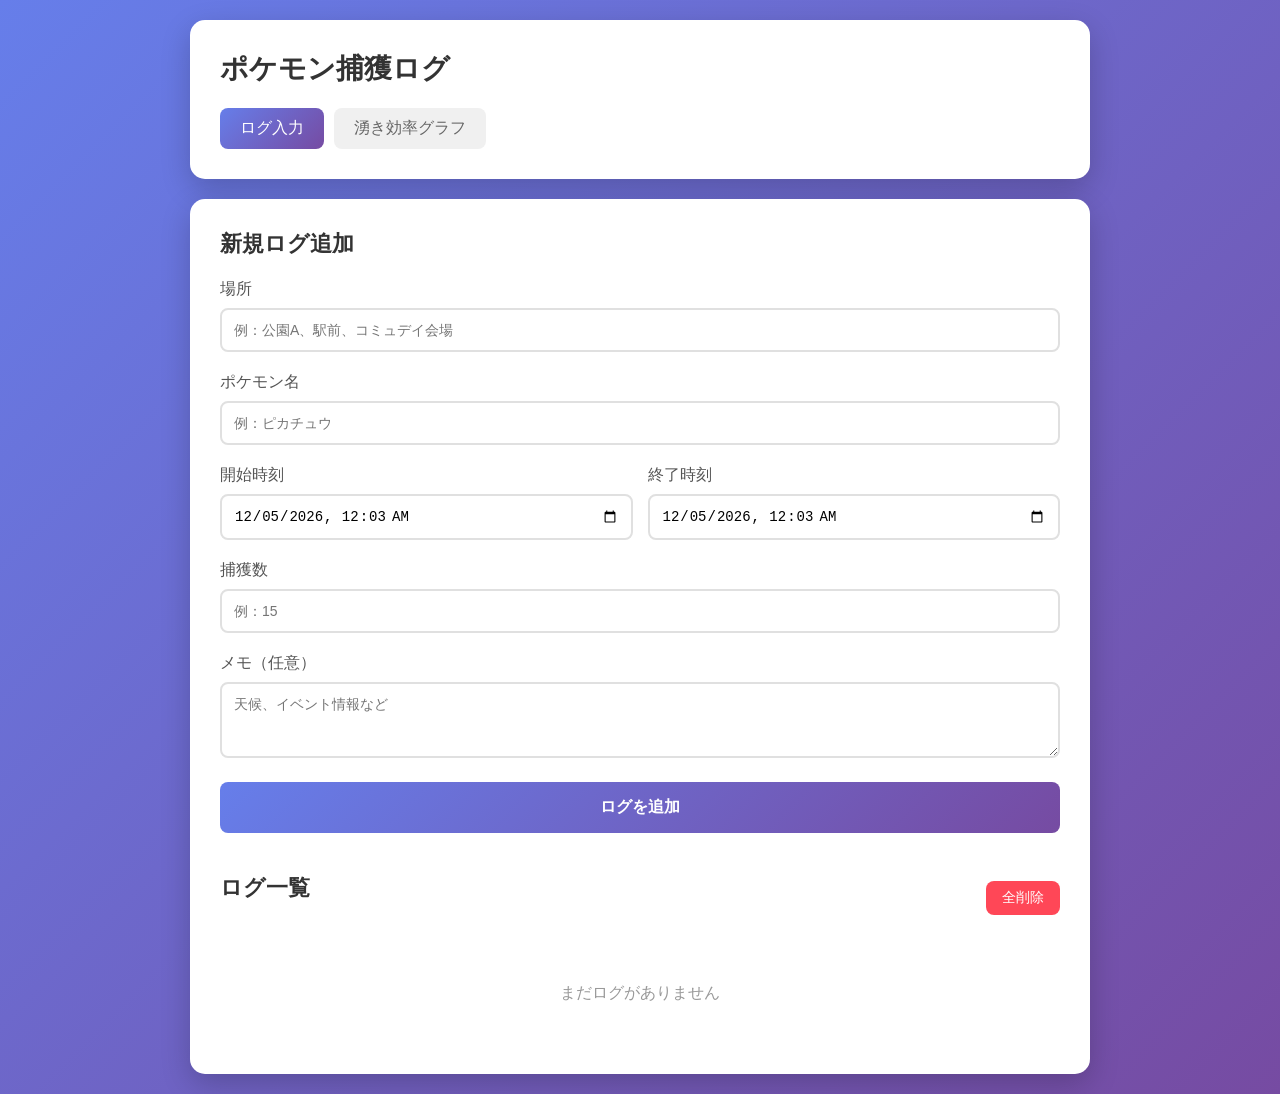
<file: index.html>
<!DOCTYPE html>
<html lang="ja">
<head>
    <meta charset="UTF-8">
    <meta name="viewport" content="width=device-width, initial-scale=1.0">
    <title>ポケモン捕獲ログ</title>
    <link rel="stylesheet" href="style.css">
</head>
<body>
    <div class="container">
        <header>
            <h1>ポケモン捕獲ログ</h1>
            <nav>
                <a href="index.html" class="active">ログ入力</a>
                <a href="efficiency.html">湧き効率グラフ</a>
            </nav>
        </header>

        <main>
            <section class="input-section">
                <h2>新規ログ追加</h2>
                <form id="catchForm">
                    <div class="form-group">
                        <label for="location">場所</label>
                        <input type="text" id="location" required placeholder="例：公園A、駅前、コミュデイ会場">
                    </div>

                    <div class="form-group">
                        <label for="pokemon">ポケモン名</label>
                        <input type="text" id="pokemon" required placeholder="例：ピカチュウ">
                    </div>

                    <div class="form-row">
                        <div class="form-group">
                            <label for="startTime">開始時刻</label>
                            <input type="datetime-local" id="startTime" required>
                        </div>

                        <div class="form-group">
                            <label for="endTime">終了時刻</label>
                            <input type="datetime-local" id="endTime" required>
                        </div>
                    </div>

                    <div class="form-group">
                        <label for="count">捕獲数</label>
                        <input type="number" id="count" required min="1" placeholder="例：15">
                    </div>

                    <div class="form-group">
                        <label for="memo">メモ（任意）</label>
                        <textarea id="memo" rows="3" placeholder="天候、イベント情報など"></textarea>
                    </div>

                    <button type="submit" class="btn-primary">ログを追加</button>
                </form>
            </section>

            <section class="logs-section">
                <div class="section-header">
                    <h2>ログ一覧</h2>
                    <button id="clearAll" class="btn-danger">全削除</button>
                </div>
                <div id="logsList"></div>
            </section>
        </main>
    </div>

    <script src="app.js"></script>
</body>
</html>
</file>
<file: style.css>
* {
    margin: 0;
    padding: 0;
    box-sizing: border-box;
}

body {
    font-family: -apple-system, BlinkMacSystemFont, 'Segoe UI', 'Hiragino Sans', 'Hiragino Kaku Gothic ProN', Meiryo, sans-serif;
    background: linear-gradient(135deg, #667eea 0%, #764ba2 100%);
    min-height: 100vh;
    padding: 20px;
}

.container {
    max-width: 900px;
    margin: 0 auto;
}

header {
    background: white;
    border-radius: 15px;
    padding: 30px;
    margin-bottom: 20px;
    box-shadow: 0 10px 30px rgba(0, 0, 0, 0.2);
}

header h1 {
    color: #333;
    margin-bottom: 20px;
    font-size: 28px;
}

nav {
    display: flex;
    gap: 10px;
}

nav a {
    padding: 10px 20px;
    background: #f0f0f0;
    color: #666;
    text-decoration: none;
    border-radius: 8px;
    transition: all 0.3s;
    font-weight: 500;
}

nav a:hover {
    background: #e0e0e0;
}

nav a.active {
    background: linear-gradient(135deg, #667eea 0%, #764ba2 100%);
    color: white;
}

main {
    background: white;
    border-radius: 15px;
    padding: 30px;
    box-shadow: 0 10px 30px rgba(0, 0, 0, 0.2);
}

.input-section {
    margin-bottom: 40px;
}

h2 {
    color: #333;
    margin-bottom: 20px;
    font-size: 22px;
}

.form-group {
    margin-bottom: 20px;
}

.form-row {
    display: grid;
    grid-template-columns: 1fr 1fr;
    gap: 15px;
}

label {
    display: block;
    margin-bottom: 8px;
    color: #555;
    font-weight: 500;
}

input, textarea {
    width: 100%;
    padding: 12px;
    border: 2px solid #e0e0e0;
    border-radius: 8px;
    font-size: 14px;
    transition: border-color 0.3s;
}

input:focus, textarea:focus {
    outline: none;
    border-color: #667eea;
}

.btn-primary {
    width: 100%;
    padding: 15px;
    background: linear-gradient(135deg, #667eea 0%, #764ba2 100%);
    color: white;
    border: none;
    border-radius: 8px;
    font-size: 16px;
    font-weight: 600;
    cursor: pointer;
    transition: transform 0.2s;
}

.btn-primary:hover {
    transform: translateY(-2px);
}

.btn-primary:active {
    transform: translateY(0);
}

.section-header {
    display: flex;
    justify-content: space-between;
    align-items: center;
    margin-bottom: 20px;
}

.btn-danger {
    padding: 8px 16px;
    background: #ff4757;
    color: white;
    border: none;
    border-radius: 8px;
    font-size: 14px;
    cursor: pointer;
    transition: background 0.3s;
}

.btn-danger:hover {
    background: #ee5a6f;
}

#logsList {
    display: flex;
    flex-direction: column;
    gap: 15px;
}

.log-item {
    background: #f8f9fa;
    padding: 20px;
    border-radius: 10px;
    border-left: 4px solid #667eea;
    position: relative;
}

.log-header {
    display: flex;
    justify-content: space-between;
    align-items: start;
    margin-bottom: 10px;
}

.log-title {
    font-size: 18px;
    font-weight: 600;
    color: #333;
}

.log-efficiency {
    background: linear-gradient(135deg, #667eea 0%, #764ba2 100%);
    color: white;
    padding: 6px 12px;
    border-radius: 20px;
    font-size: 14px;
    font-weight: 600;
}

.log-details {
    display: grid;
    grid-template-columns: repeat(auto-fit, minmax(200px, 1fr));
    gap: 10px;
    margin-bottom: 10px;
}

.log-detail {
    color: #666;
    font-size: 14px;
}

.log-detail strong {
    color: #333;
}

.log-memo {
    background: white;
    padding: 10px;
    border-radius: 6px;
    color: #666;
    font-size: 14px;
    margin-top: 10px;
}

.btn-delete {
    position: absolute;
    top: 15px;
    right: 15px;
    background: #ff4757;
    color: white;
    border: none;
    padding: 6px 12px;
    border-radius: 6px;
    cursor: pointer;
    font-size: 12px;
    transition: background 0.3s;
}

.btn-delete:hover {
    background: #ee5a6f;
}

.empty-state {
    text-align: center;
    padding: 40px;
    color: #999;
}

/* グラフページ用 */
.chart-container {
    background: white;
    padding: 20px;
    border-radius: 10px;
    margin-bottom: 20px;
}

.chart-wrapper {
    position: relative;
    height: 400px;
}

.stats-grid {
    display: grid;
    grid-template-columns: repeat(auto-fit, minmax(200px, 1fr));
    gap: 20px;
    margin-bottom: 30px;
}

.stat-card {
    background: linear-gradient(135deg, #667eea 0%, #764ba2 100%);
    color: white;
    padding: 25px;
    border-radius: 10px;
    text-align: center;
}

.stat-value {
    font-size: 36px;
    font-weight: 700;
    margin-bottom: 5px;
}

.stat-label {
    font-size: 14px;
    opacity: 0.9;
}

@media (max-width: 768px) {
    .form-row {
        grid-template-columns: 1fr;
    }

    .section-header {
        flex-direction: column;
        align-items: stretch;
        gap: 10px;
    }

    .btn-danger {
        width: 100%;
    }
}
</file>
